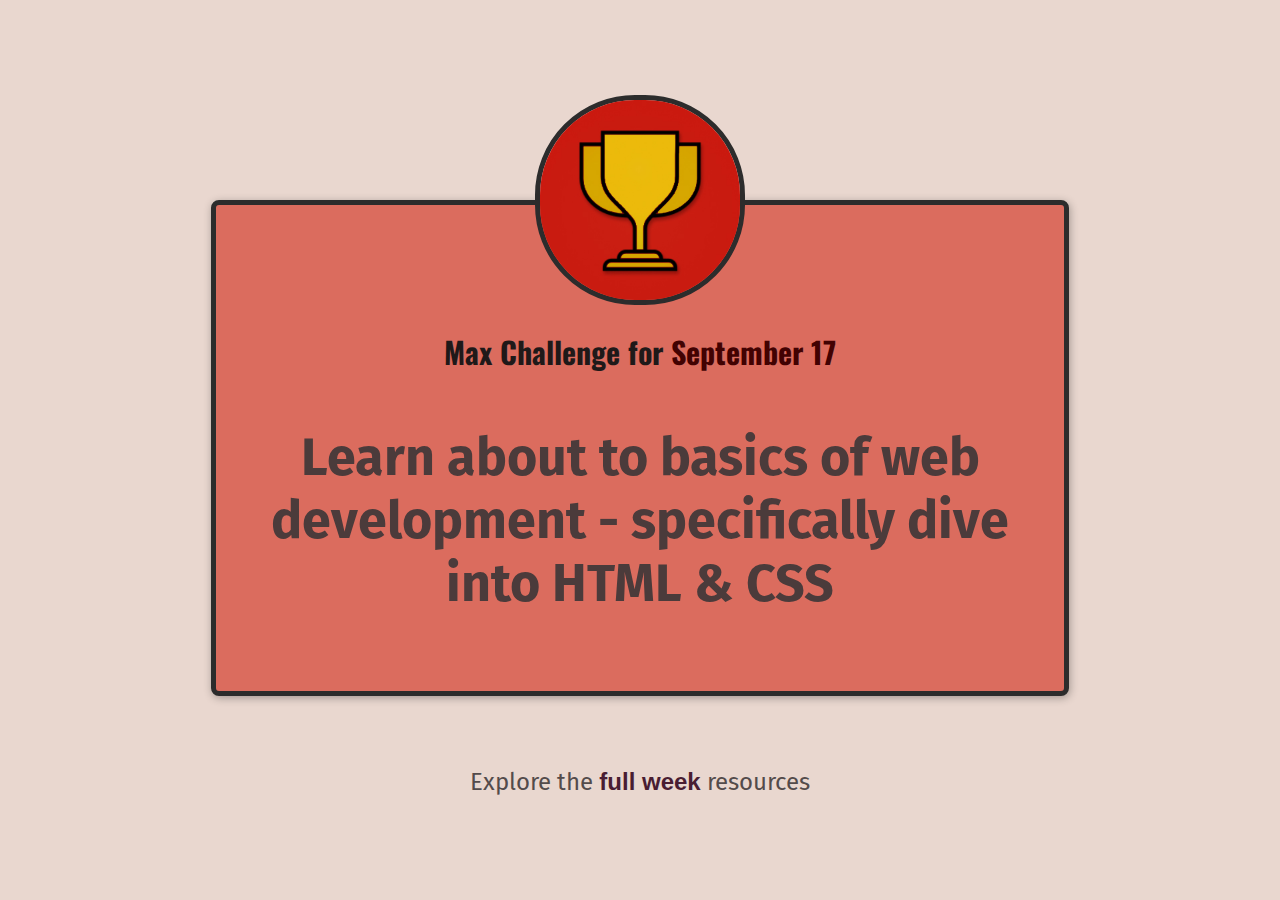
<file: index.html>
<!DOCTYPE html>
<html lang="en">
  <head>
    <link rel="preconnect" href="https://fonts.googleapis.com" />
    <link rel="preconnect" href="https://fonts.gstatic.com" crossorigin />
    <link
      href="https://fonts.googleapis.com/css2?family=Fira+Sans&family=Oswald:wght@700&display=swap"
      rel="stylesheet"
    />
    <title>My Daily Struggle</title>
    <link rel="stylesheet" href="styles/shared.css" />
    <link rel="stylesheet" href="styles/index.css">
  </head>
  <body>
    <main>
      <img src="images/challenges-trophy.jpg" />
      <h1>Max Challenge for <span>September 17</span></h1>
      <p id="daily-challenge">
        Learn about to basics of web development - specifically dive into HTML &
        CSS
      </p>
    </main>
    <footer>
      <p>Explore the <a href="full-week.html">full week</a> resources</p>
    </footer>
  </body>
</html>
</file>
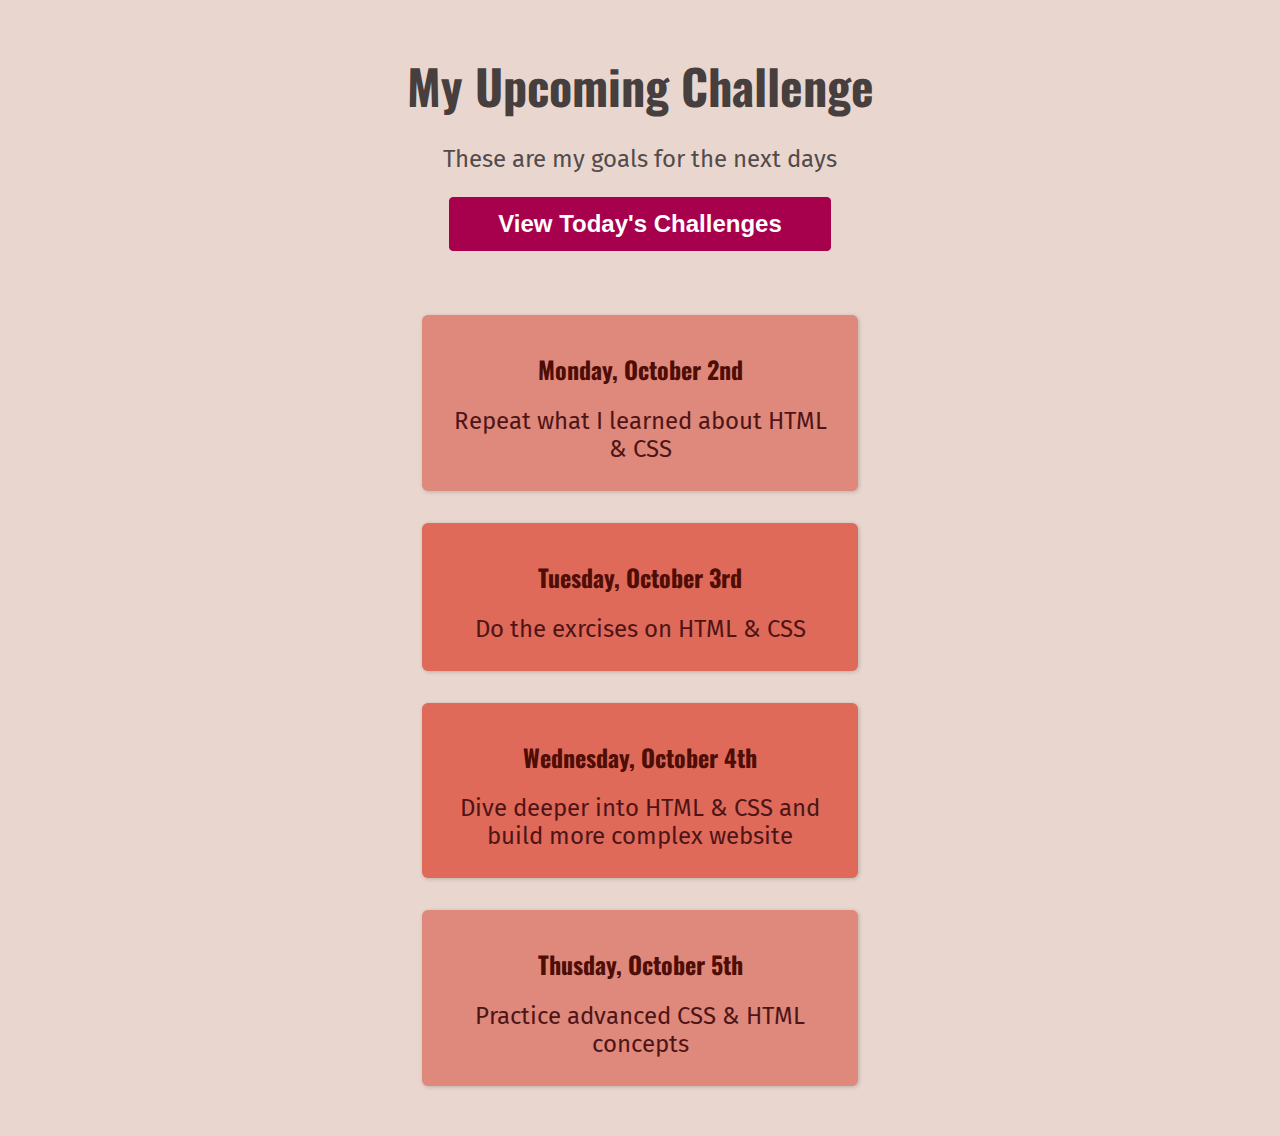
<file: full-week.html>
<!DOCTYPE html>
<html lang="en">
  <head>
    <link rel="preconnect" href="https://fonts.googleapis.com" />
    <link rel="preconnect" href="https://fonts.gstatic.com" crossorigin />
    <link
      href="https://fonts.googleapis.com/css2?family=Fira+Sans&family=Oswald:wght@700&display=swap"
      rel="stylesheet"
    />
    <link rel="stylesheet" href="styles/shared.css" />
    <link rel="stylesheet" href="styles/full-week.css" />
    <meta charset="UTF-8" />
    <title>My upcoming Challenges</title>
  </head>
  <body>
    <header>
      <h1>My Upcoming Challenge</h1>
      <p id="description">These are my goals for the next days</p>
      <a href="index.html">View Today's Challenges</a>
    </header>
    <main>
      <ol>
        <li>
          <h2>Monday, October 2nd</h2>
          <p>Repeat what I learned about HTML & CSS</p>
        </li>
        <li class="highlight-goal">
          <h2>Tuesday, October 3rd</h2>
          <p>Do the exrcises on HTML & CSS</p>
        </li>
        <li class="highlight-goal">
          <h2>Wednesday, October 4th</h2>
          <p>Dive deeper into HTML & CSS and build more complex website</p>
        </li>
        <li>
          <h2>Thusday, October 5th</h2>
          <p>Practice advanced CSS & HTML concepts</p>
        </li>
      </ol>
    </main>
  </body>
</html>
</file>
<file: styles/shared.css>
body {
  text-align: center;
  background-color: rgb(233, 215, 207);
  margin: 50px;
}
img {
  height: 200px;
  width: 200px;
  border-radius: 100px;
}
h1 {
  font-family: "Oswald", sans-serif;
  color: rgb(83, 75, 75);
}
p {
  font-family: "Fira Sans", sans-serif;
  color: rgb(83, 75, 75);
  font-size: 24px;
}
a {
  color: rgb(167, 1, 78);
  font-weight: bold;
  font-family: sans-serif;
  text-decoration: none;
}

a:hover {
  text-decoration: underline;
  color: aliceblue;
}
</file>
<file: styles/index.css>
/* html {
  box-sizing: border-box;
} */

main {
  width: 800px;
  margin: 200px auto 72px auto;
  background-color: rgb(219, 108, 94);
  padding: 24px;
  border: 5px solid rgb(44, 44, 44);
  border-radius: 8px;
  box-shadow: 1px 2px 8px rgba(0, 0, 0, 0.3);
}

img {
  height: 200px;
  width: 200px;
  border-radius: 100px;
  border: 5px solid rgb(44, 44, 44);
  margin-top: -134px;
}

a {
  color: rgb(73, 29, 50);
}

h1 {
  font-size: 30px;
  color: rgb(31, 25, 25)
}

span {
  color: rgb(66, 2,2);
}

#daily-challenge {
  color: rgb(75, 59, 59);
  font-size: 52px;
  font-weight: bold;
}
</file>
<file: styles/full-week.css>
@import url("shared.css");

header {
  margin-bottom: 64px;
}
h1 {
  font-size: 48px;
  color: rgb(71, 62, 62);
  margin: 0;
}
#description {
  margin-bottom: 12px 0;
}

a {
  padding: 12px 48px;
  border: 1px solid rgb(167, 1, 78);
  background-color: rgb(167, 1, 78);
  color: white;
  border-radius: 4px;
  font-size: 24px;
  display: inline-block;
  margin: 0;
}
a:hover {
  background-color: rgb(180, 12, 90);
  text-decoration: none;
}

ol {
  list-style: none;
  width: 500px;
  margin: 36px auto 0 auto;
  padding: 0;
}

li {
  padding: 16px;
  box-shadow: 1px 1px 4px rgba(0, 0, 0, 0.2);
  margin: 32px;
  background-color: rgb(223, 136, 124);
  border-radius: 6px;
}
h2 {
  color: rgb(78, 13, 5);
  font-family: 'oswald', sans-serif;
}
main p {
  margin: 12px;
  color: rgb(79, 21, 22)
}
.highlight-goal {
  background-color: rgb(223, 106, 90);
}
</file>
